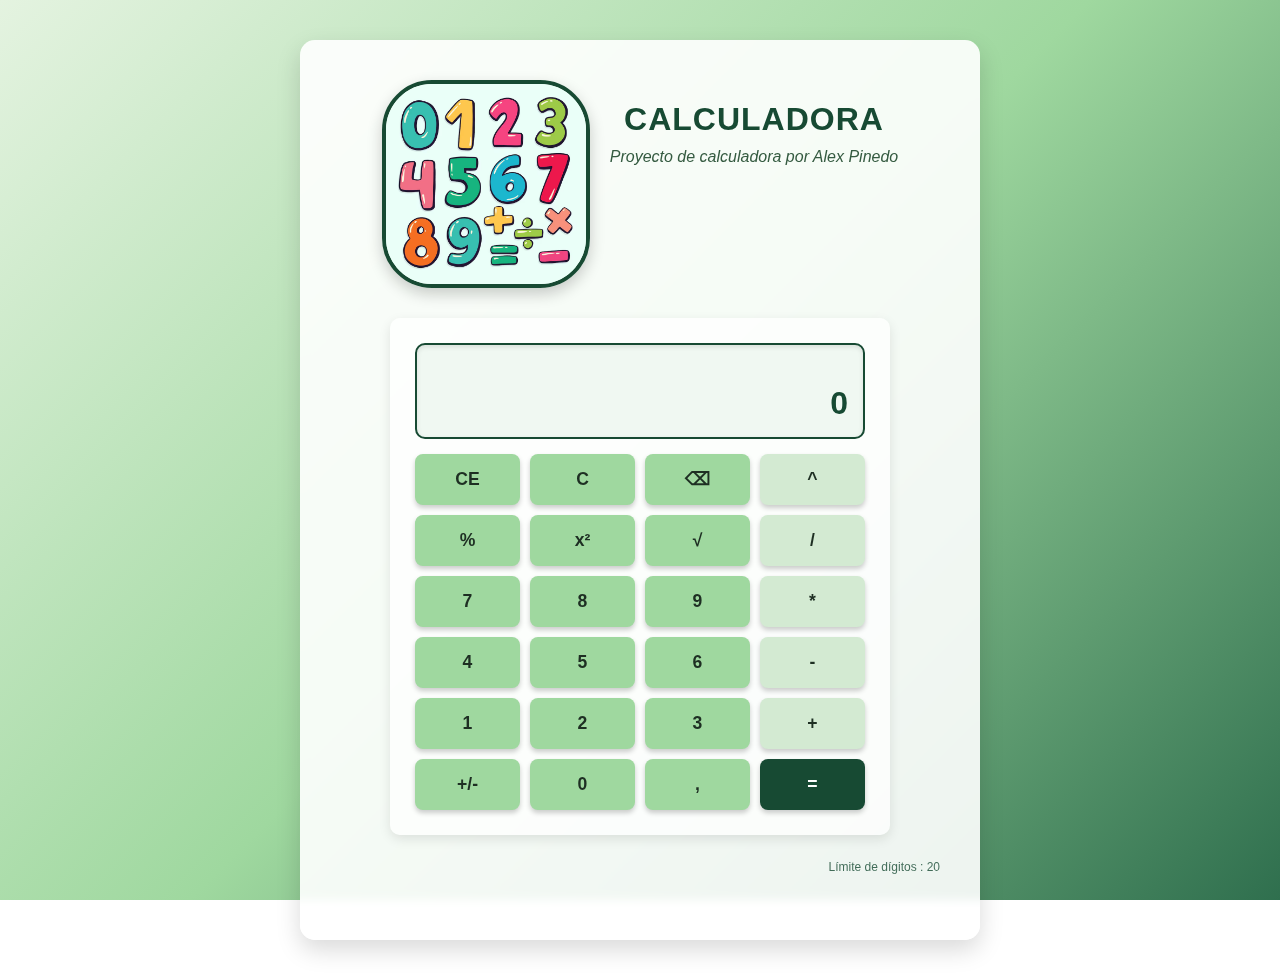
<file: index.html>
<html lang="es">
  <head>
    <meta charset="UTF-8" />
    <meta name="viewport" content="width=device-width, initial-scale=1.0" />
    <title>Calculadora</title>
    <link rel="icon" type="image/x-icon" href="favicon.ico" />
    <link rel="stylesheet" href="styles.css" />
  </head>

  <body>
    <div class="container">
      <header>
        <img
          src="image.jpg"
          width="200px"
          height="200px"
          alt="numeros"
          class="header-image"
        />
        <div>
          <h1>Calculadora</h1>
          <p class="subtitle">Proyecto de calculadora por Alex Pinedo</p>
        </div>
      </header>

      <article class="calculadora">
        <div class="pantalla">
          <div class="operaciones" id="operaciones">&nbsp;</div>
          <div class="resultado" id="resultado">0</div>
        </div>

        <div class="teclado">
          <button id="borrar-operaciones">CE</button>
          <button id="borrar-todo">C</button>
          <button id="borrar-uno">⌫</button>
          <button class="operador">^</button>

          <button id="porcentaje">%</button>
          <button id="elevar2">x²</button>
          <button id="raiz">√</button>
          <button class="operador">/</button>

          <button class="numero">7</button>
          <button class="numero">8</button>
          <button class="numero">9</button>
          <button class="operador">*</button>

          <button class="numero">4</button>
          <button class="numero">5</button>
          <button class="numero">6</button>
          <button class="operador">-</button>

          <button class="numero">1</button>
          <button class="numero">2</button>
          <button class="numero">3</button>
          <button class="operador">+</button>

          <button id="negativo">+/-</button>
          <button class="numero">0</button>
          <button id="coma">,</button>
          <button id="igual">=</button>
        </div>
      </article>

      <footer>
        <small>Límite de dígitos : 20</small>
      </footer>
    </div>

    <script src="script.js"></script>
  </body>
</html>
</file>
<file: styles.css>
body {
  font-family: "Segoe UI", "Poppins", sans-serif;
  margin: 0;
  padding: 40px 20px;
  color: #1e2f23;
  background: linear-gradient(135deg, #e4f3e0 0%, #9fd89f 50%, #2f6f4e 100%);
  display: flex;
  justify-content: center;
  min-height: 100vh;
  background-attachment: fixed;
}
body header {
  display: flex;
  flex-direction: row;
  justify-content: center;
  gap: 20px;
  text-align: center;
  margin-bottom: 30px;
}
body h1 {
  font-size: 2rem;
  color: #174a33;
  margin-bottom: 10px;
  text-transform: uppercase;
  letter-spacing: 1px;
}
body article {
  background-color: rgba(255, 255, 255, 0.7);
  padding: 25px;
  border-radius: 10px;
  box-shadow: 0 4px 12px rgba(0, 0, 0, 0.1);
}
body button {
  background: #9fd89f;
  border: none;
  border-radius: 8px;
  padding: 15px;
  font-size: 1.1rem;
  color: #1e2f23;
  font-weight: bold;
  cursor: pointer;
  box-shadow: 0 3px 5px rgba(0, 0, 0, 0.2);
  transition: all 0.2s ease;
}
body button:hover {
  background: #2f6f4e;
  color: white;
  transform: translateY(-2px);
}
body button#igual {
  background: #174a33;
  color: white;
}
body button#igual:hover {
  background: #103823;
}
body footer {
  text-align: right;
  font-size: 0.9rem;
  margin-top: 25px;
  color: #174a33;
  opacity: 0.8;
}
body .container {
  background: rgba(255, 255, 255, 0.9);
  border-radius: 15px;
  box-shadow: 0 10px 25px rgba(0, 0, 0, 0.15);
  padding: 40px;
  max-width: 600px;
  width: 100%;
  -webkit-backdrop-filter: blur(5px);
          backdrop-filter: blur(5px);
}
body .header-image {
  width: 200px;
  height: 200px;
  -o-object-fit: cover;
     object-fit: cover;
  border-radius: 50px;
  border: 4px solid #174a33;
  display: block;
  box-shadow: 0 6px 15px rgba(0, 0, 0, 0.2);
}
body .subtitle {
  font-size: 1rem;
  color: #355b41;
  font-style: italic;
  margin: 0;
}
body .calculadora {
  max-width: 450px;
  margin: 0 auto;
  display: flex;
  flex-direction: column;
  gap: 15px;
}
body .calculadora .pantalla {
  background: #f0f8f2;
  border: 2px solid #174a33;
  border-radius: 10px;
  padding: 15px;
  text-align: right;
  color: #1e2f23;
  box-shadow: inset 0 2px 5px rgba(0, 0, 0, 0.1);
}
body .calculadora .pantalla .operaciones {
  font-size: 0.9rem;
  color: rgba(0, 0, 0, 0.5);
  margin-bottom: 5px;
  min-height: 20px;
}
body .calculadora .pantalla .resultado {
  font-size: 2rem;
  font-weight: bold;
  color: #174a33;
  overflow: hidden;
}
body .calculadora .teclado {
  display: grid;
  grid-template-columns: repeat(4, 1fr);
  grid-template-rows: repeat(6, 1fr);
  gap: 10px;
}
body .calculadora .teclado .operador {
  background: #d3ead2;
}/*# sourceMappingURL=styles.css.map */
</file>
